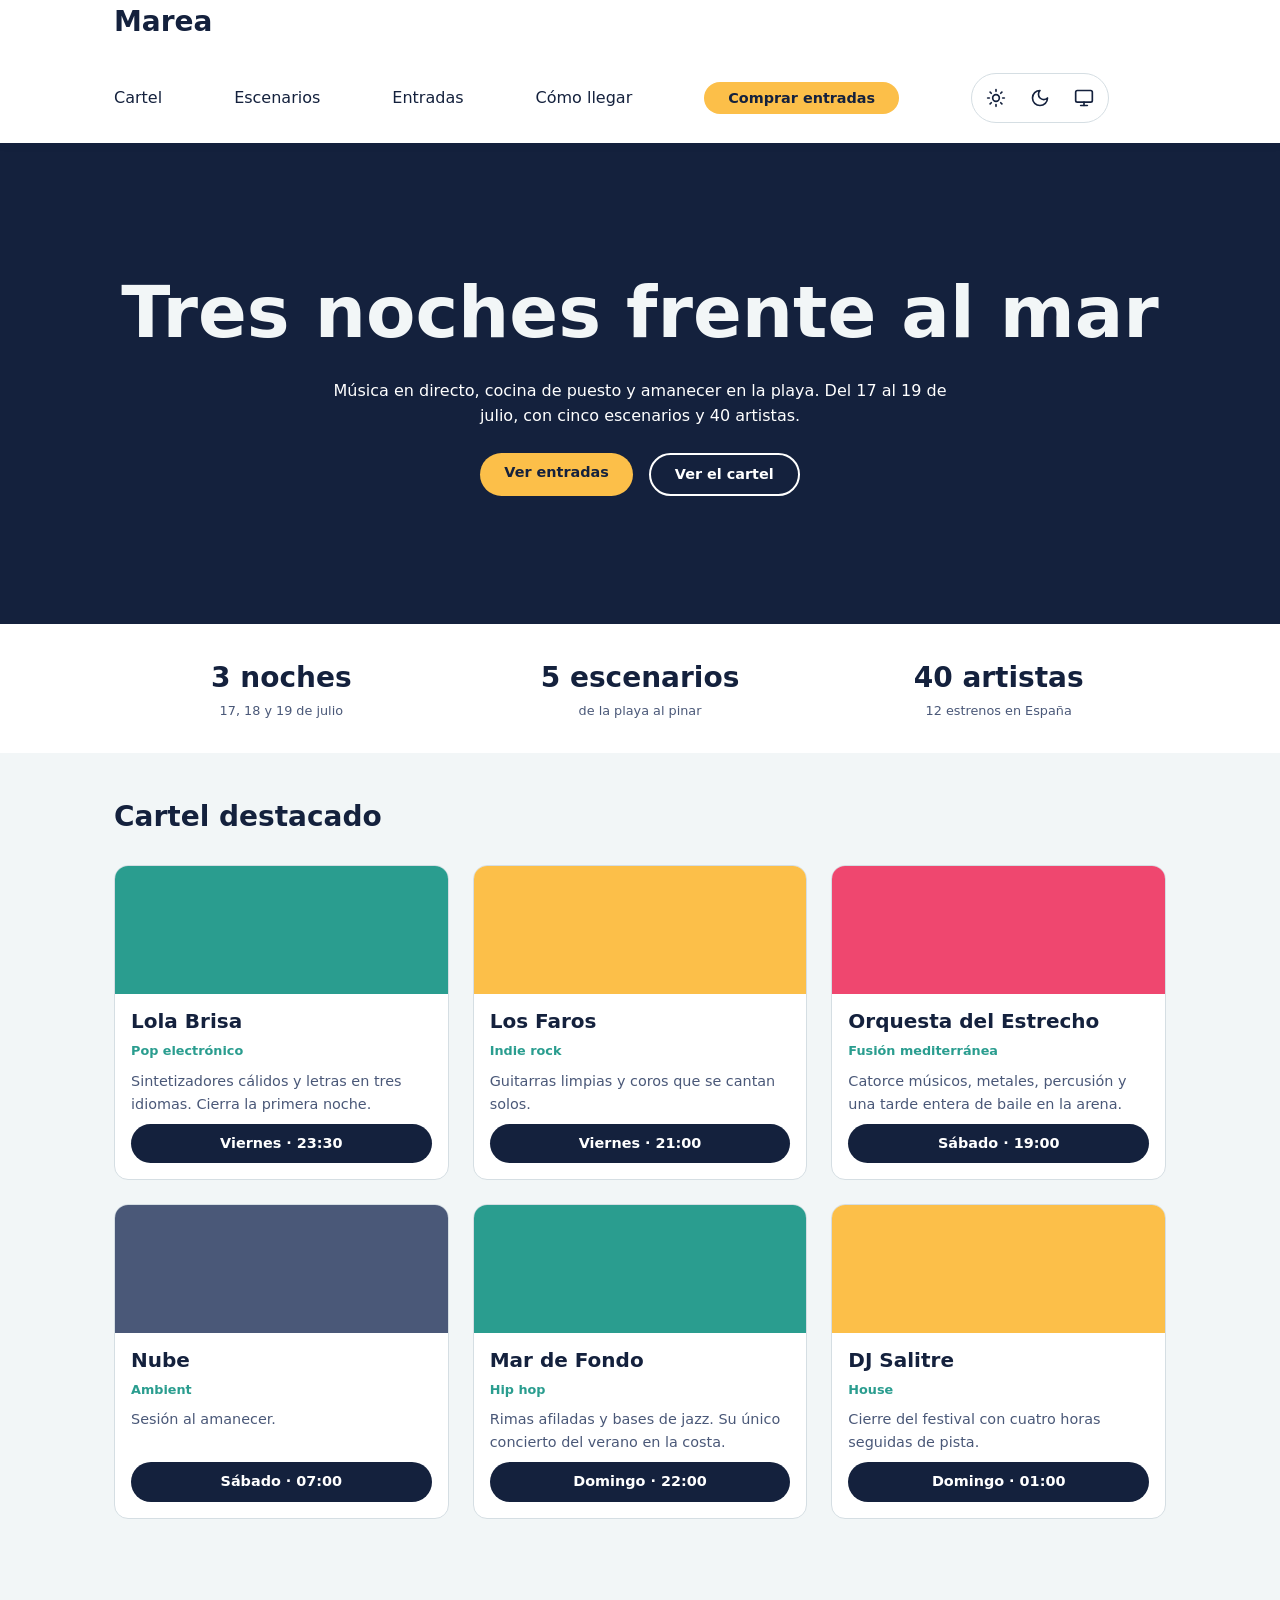
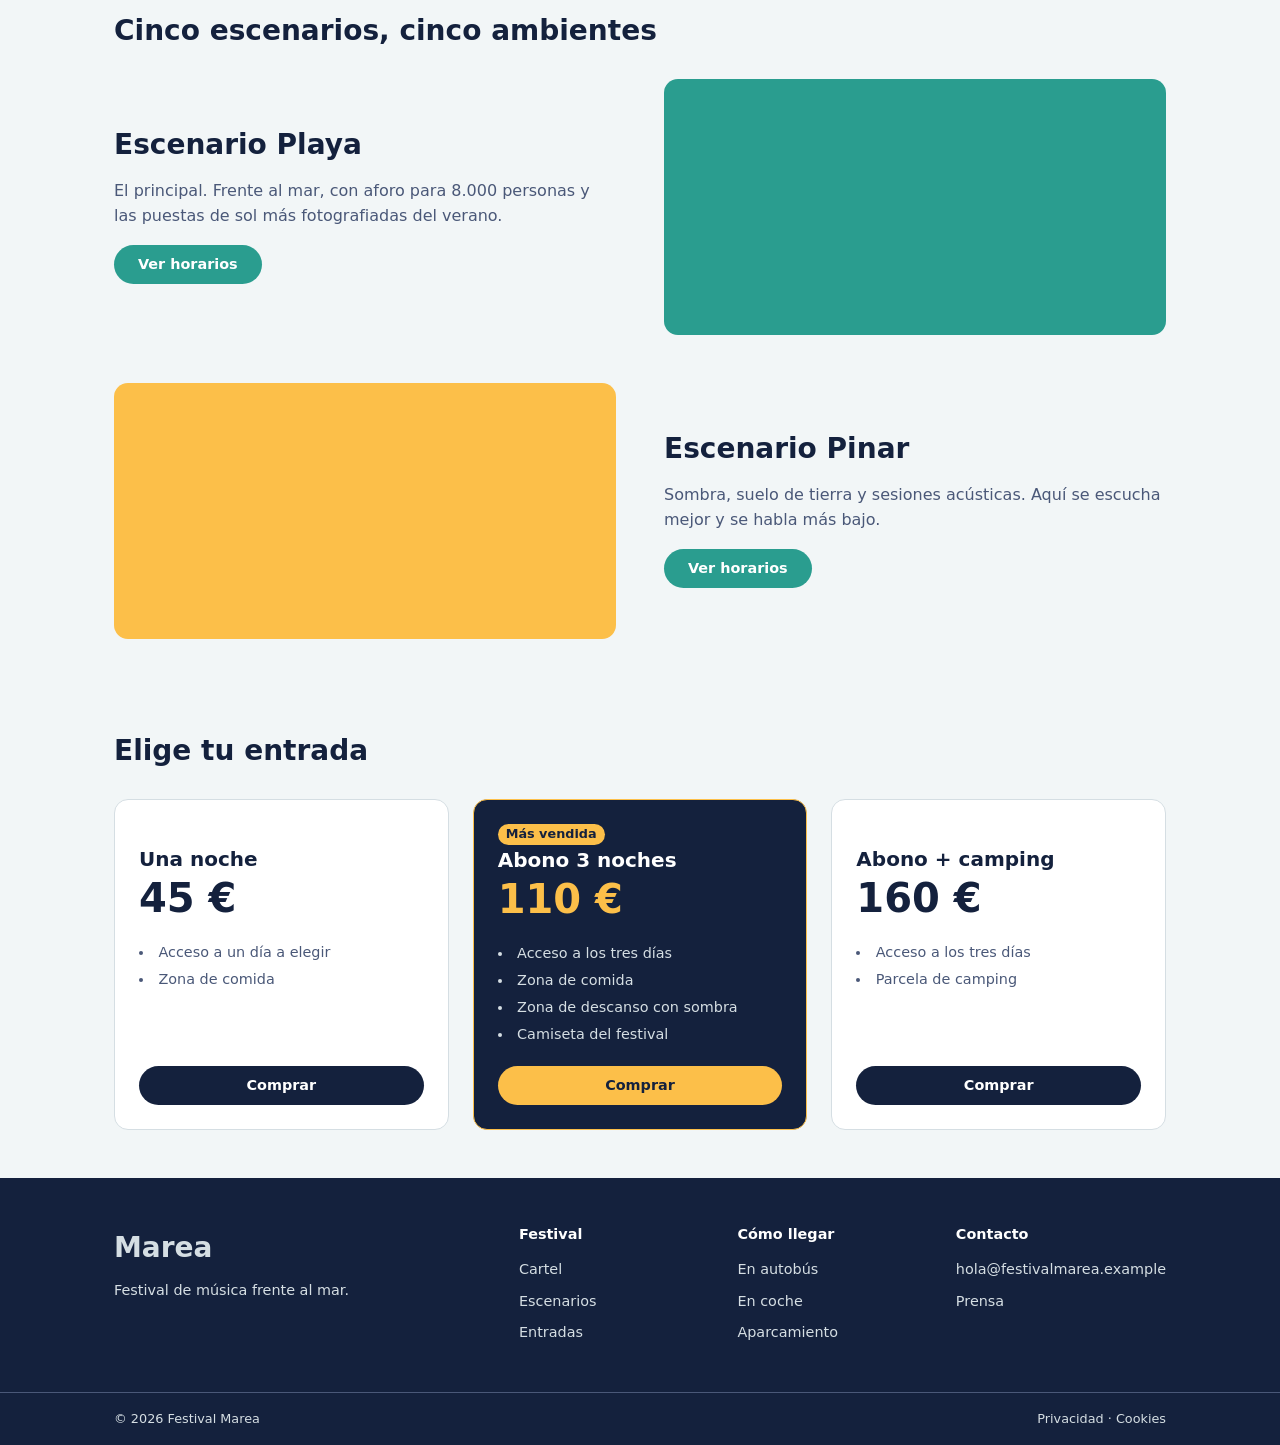
<file: practica-grid/index.html>
<!doctype html>
<html lang="es">
  <head>
    <meta charset="UTF-8" />
    <meta name="viewport" content="width=device-width, initial-scale=1" />
    <title>Festival Marea · Layout con Flexbox y Grid</title>

    <!-- 1º las variables y el reset, 2º vuestros estilos -->
    <link rel="stylesheet" href="./css/variables.css" />
    <link rel="stylesheet" href="./css/estilos.css" />
    <script src="./js/app.js" defer></script>
  </head>
  <body>
    <!-- ============ 1. CABECERA ============ -->
    <header class="cabecera">
      <div class="contenedor cabecera__interior">
        <a href="#" class="logo">Marea</a>

        <nav class="menu" aria-label="Principal">
          <ul class="menu__lista">
            <li><a href="#cartel" class="menu__enlace">Cartel</a></li>
            <li><a href="#escenarios" class="menu__enlace">Escenarios</a></li>
            <li><a href="#entradas" class="menu__enlace">Entradas</a></li>
            <li><a href="#info" class="menu__enlace">Cómo llegar</a></li>
            <li>
              <a href="#entradas" class="boton boton--sol">Comprar entradas</a>
            </li>
            <li>
              <div class="selector" role="group" aria-label="Tema">
                <button
                  type="button"
                  data-tema="light"
                  aria-label="Tema claro"
                  title="Claro"
                >
                  <svg viewBox="0 0 24 24" aria-hidden="true">
                    <circle cx="12" cy="12" r="4" />
                    <path d="M12 2v2" />
                    <path d="M12 20v2" />
                    <path d="m4.93 4.93 1.41 1.41" />
                    <path d="m17.66 17.66 1.41 1.41" />
                    <path d="M2 12h2" />
                    <path d="M20 12h2" />
                    <path d="m6.34 17.66-1.41 1.41" />
                    <path d="m19.07 4.93-1.41 1.41" />
                  </svg>
                </button>
                <button
                  type="button"
                  data-tema="dark"
                  aria-label="Tema oscuro"
                  title="Oscuro"
                >
                  <svg viewBox="0 0 24 24" aria-hidden="true">
                    <path d="M12 3a6 6 0 0 0 9 9 9 9 0 1 1-9-9Z" />
                  </svg>
                </button>
                <button
                  type="button"
                  data-tema="system"
                  aria-label="Tema del sistema"
                  title="Automático"
                >
                  <svg viewBox="0 0 24 24" aria-hidden="true">
                    <rect width="20" height="14" x="2" y="3" rx="2" />
                    <line x1="8" x2="16" y1="21" y2="21" />
                    <line x1="12" x2="12" y1="17" y2="21" />
                  </svg>
                </button>
              </div>
            </li>
          </ul>
        </nav>
      </div>
    </header>

    <main>
      <!-- ============ 2. HERO ============ -->
      <section class="hero">
        <div class="contenedor hero__interior">
          <h1 class="hero__titulo">Tres noches frente al mar</h1>
          <p class="hero__texto">
            Música en directo, cocina de puesto y amanecer en la playa. Del 17
            al 19 de julio, con cinco escenarios y 40 artistas.
          </p>
          <div class="hero__acciones">
            <a href="#entradas" class="boton boton--sol">Ver entradas</a>
            <a href="#cartel" class="boton boton--borde">Ver el cartel</a>
          </div>
        </div>
      </section>

      <!-- ============ 3. DATOS CLAVE ============ -->
      <section class="datos">
        <div class="contenedor">
          <ul class="datos__lista">
            <li class="dato">
              <strong class="dato__valor">3 noches</strong>
              <span class="dato__etiqueta">17, 18 y 19 de julio</span>
            </li>
            <li class="dato">
              <strong class="dato__valor">5 escenarios</strong>
              <span class="dato__etiqueta">de la playa al pinar</span>
            </li>
            <li class="dato">
              <strong class="dato__valor">40 artistas</strong>
              <span class="dato__etiqueta">12 estrenos en España</span>
            </li>
          </ul>
        </div>
      </section>

      <!-- ============ 4. CARTEL (tarjetas) ============ -->
      <section class="cartel" id="cartel">
        <div class="contenedor">
          <h2 class="seccion__titulo">Cartel destacado</h2>

          <div class="cartel__rejilla">
            <article class="tarjeta">
              <div class="tarjeta__imagen" aria-hidden="true"></div>
              <div class="tarjeta__cuerpo">
                <h3 class="tarjeta__titulo">Lola Brisa</h3>
                <p class="tarjeta__estilo">Pop electrónico</p>
                <p class="tarjeta__texto">
                  Sintetizadores cálidos y letras en tres idiomas. Cierra la
                  primera noche.
                </p>
                <a href="#" class="boton boton--oscuro tarjeta__boton"
                  >Viernes · 23:30</a
                >
              </div>
            </article>

            <article class="tarjeta">
              <div class="tarjeta__imagen" aria-hidden="true"></div>
              <div class="tarjeta__cuerpo">
                <h3 class="tarjeta__titulo">Los Faros</h3>
                <p class="tarjeta__estilo">Indie rock</p>
                <p class="tarjeta__texto">
                  Guitarras limpias y coros que se cantan solos.
                </p>
                <a href="#" class="boton boton--oscuro tarjeta__boton"
                  >Viernes · 21:00</a
                >
              </div>
            </article>

            <article class="tarjeta">
              <div class="tarjeta__imagen" aria-hidden="true"></div>
              <div class="tarjeta__cuerpo">
                <h3 class="tarjeta__titulo">Orquesta del Estrecho</h3>
                <p class="tarjeta__estilo">Fusión mediterránea</p>
                <p class="tarjeta__texto">
                  Catorce músicos, metales, percusión y una tarde entera de
                  baile en la arena.
                </p>
                <a href="#" class="boton boton--oscuro tarjeta__boton"
                  >Sábado · 19:00</a
                >
              </div>
            </article>

            <article class="tarjeta">
              <div class="tarjeta__imagen" aria-hidden="true"></div>
              <div class="tarjeta__cuerpo">
                <h3 class="tarjeta__titulo">Nube</h3>
                <p class="tarjeta__estilo">Ambient</p>
                <p class="tarjeta__texto">Sesión al amanecer.</p>
                <a href="#" class="boton boton--oscuro tarjeta__boton"
                  >Sábado · 07:00</a
                >
              </div>
            </article>

            <article class="tarjeta">
              <div class="tarjeta__imagen" aria-hidden="true"></div>
              <div class="tarjeta__cuerpo">
                <h3 class="tarjeta__titulo">Mar de Fondo</h3>
                <p class="tarjeta__estilo">Hip hop</p>
                <p class="tarjeta__texto">
                  Rimas afiladas y bases de jazz. Su único concierto del verano
                  en la costa.
                </p>
                <a href="#" class="boton boton--oscuro tarjeta__boton"
                  >Domingo · 22:00</a
                >
              </div>
            </article>

            <article class="tarjeta">
              <div class="tarjeta__imagen" aria-hidden="true"></div>
              <div class="tarjeta__cuerpo">
                <h3 class="tarjeta__titulo">DJ Salitre</h3>
                <p class="tarjeta__estilo">House</p>
                <p class="tarjeta__texto">
                  Cierre del festival con cuatro horas seguidas de pista.
                </p>
                <a href="#" class="boton boton--oscuro tarjeta__boton"
                  >Domingo · 01:00</a
                >
              </div>
            </article>
          </div>
        </div>
      </section>

      <!-- ============ 5. ESCENARIOS (bloques alternos) ============ -->
      <section class="escenarios" id="escenarios">
        <div class="contenedor">
          <h2 class="seccion__titulo">Cinco escenarios, cinco ambientes</h2>

          <div class="bloque">
            <div class="bloque__texto">
              <h3 class="bloque__titulo">Escenario Playa</h3>
              <p>
                El principal. Frente al mar, con aforo para 8.000 personas y las
                puestas de sol más fotografiadas del verano.
              </p>
              <a href="#" class="boton boton--ola">Ver horarios</a>
            </div>
            <div
              class="bloque__visual bloque__visual--playa"
              aria-hidden="true"
            ></div>
          </div>

          <div class="bloque bloque--inverso">
            <div class="bloque__texto">
              <h3 class="bloque__titulo">Escenario Pinar</h3>
              <p>
                Sombra, suelo de tierra y sesiones acústicas. Aquí se escucha
                mejor y se habla más bajo.
              </p>
              <a href="#" class="boton boton--ola">Ver horarios</a>
            </div>
            <div
              class="bloque__visual bloque__visual--pinar"
              aria-hidden="true"
            ></div>
          </div>
        </div>
      </section>

      <!-- ============ 6. ENTRADAS (planes) ============ -->
      <section class="entradas" id="entradas">
        <div class="contenedor">
          <h2 class="seccion__titulo">Elige tu entrada</h2>

          <div class="planes">
            <article class="plan">
              <h3 class="plan__nombre">Una noche</h3>
              <p class="plan__precio">45 €</p>
              <ul class="plan__lista">
                <li>Acceso a un día a elegir</li>
                <li>Zona de comida</li>
              </ul>
              <a href="#" class="boton boton--oscuro plan__boton">Comprar</a>
            </article>

            <article class="plan plan--destacado">
              <p class="plan__etiqueta">Más vendida</p>
              <h3 class="plan__nombre">Abono 3 noches</h3>
              <p class="plan__precio">110 €</p>
              <ul class="plan__lista">
                <li>Acceso a los tres días</li>
                <li>Zona de comida</li>
                <li>Zona de descanso con sombra</li>
                <li>Camiseta del festival</li>
              </ul>
              <a href="#" class="boton boton--sol plan__boton">Comprar</a>
            </article>

            <article class="plan">
              <h3 class="plan__nombre">Abono + camping</h3>
              <p class="plan__precio">160 €</p>
              <ul class="plan__lista">
                <li>Acceso a los tres días</li>
                <li>Parcela de camping</li>
              </ul>
              <a href="#" class="boton boton--oscuro plan__boton">Comprar</a>
            </article>
          </div>
        </div>
      </section>
    </main>

    <!-- ============ 7. PIE DE PÁGINA ============ -->
    <footer class="pie" id="info">
      <div class="contenedor pie__interior">
        <div class="pie__columna pie__columna--marca">
          <a href="#" class="logo">Marea</a>
          <p>Festival de música frente al mar.</p>
        </div>

        <div class="pie__columna">
          <h3 class="pie__titulo">Festival</h3>
          <ul class="pie__lista">
            <li><a href="#cartel">Cartel</a></li>
            <li><a href="#escenarios">Escenarios</a></li>
            <li><a href="#entradas">Entradas</a></li>
          </ul>
        </div>

        <div class="pie__columna">
          <h3 class="pie__titulo">Cómo llegar</h3>
          <ul class="pie__lista">
            <li><a href="#">En autobús</a></li>
            <li><a href="#">En coche</a></li>
            <li><a href="#">Aparcamiento</a></li>
          </ul>
        </div>

        <div class="pie__columna">
          <h3 class="pie__titulo">Contacto</h3>
          <ul class="pie__lista">
            <li><a href="#">hola@festivalmarea.example</a></li>
            <li><a href="#">Prensa</a></li>
          </ul>
        </div>
      </div>

      <div class="pie__legal">
        <div class="contenedor pie__legal-interior">
          <p>© 2026 Festival Marea</p>
          <p><a href="#">Privacidad</a> · <a href="#">Cookies</a></p>
        </div>
      </div>
    </footer>
  </body>
</html>
</file>
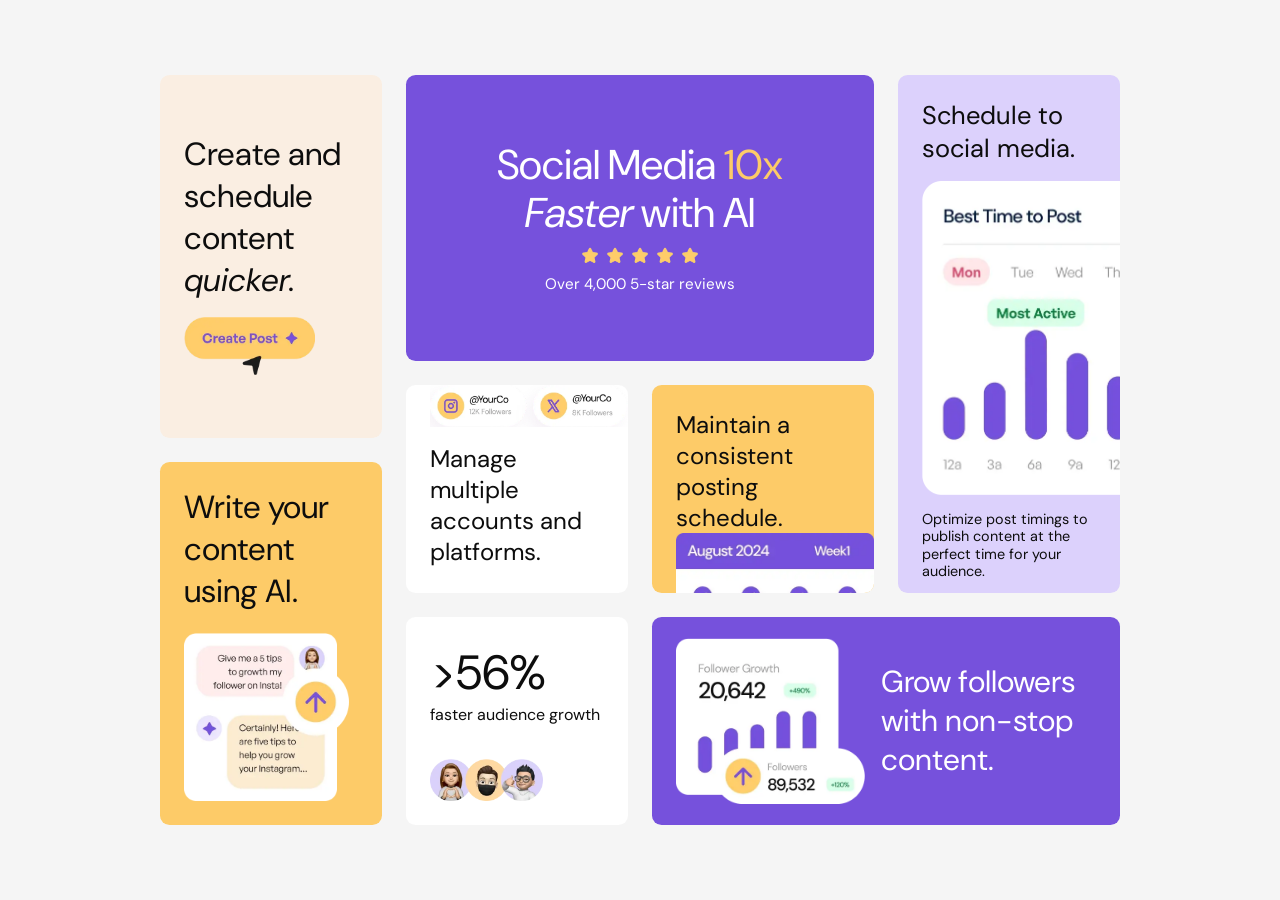
<file: ejercicio-grid/bento-grid-main/index.html>
<!doctype html>
<html lang="en">
  <head>
    <meta charset="UTF-8" />
    <meta name="viewport" content="width=device-width, initial-scale=1.0" />
    <link
      rel="icon"
      type="image/png"
      sizes="32x32"
      href="./assets/images/favicon-32x32.png"
    />

    <link rel="stylesheet" href="./css/style.css" />

    <title>Frontend Mentor | Bento grid</title>
  </head>
  <body>
    <!-- MAIN -->
    <main class="grid-container">
      <!-- SOCIAL MEDIA -->
      <div class="grid-container__item" id="social-media">
        <p>
          Social Media <span class="amarillo">10x</span>
          <span class="enfasis">Faster</span> with AI
        </p>
        <img
          src="./assets/images/illustration-five-stars.webp"
          alt="Five stars"
        />
        <p>Over 4,000 5-star reviews</p>
      </div>
      <!-- MANAGE ACCOUNTS -->
      <div class="grid-container__item" id="manage-accounts">
        <img
          src="./assets/images/illustration-multiple-platforms.webp"
          alt=""
        />
        <p>Manage multiple accounts and platforms.</p>
      </div>
      <!-- MAINTAIN POSTING -->
      <div class="grid-container__item" id="maintain-posting">
        <p>Maintain a consistent posting schedule.</p>
        <img
          src="./assets/images/illustration-consistent-schedule.webp"
          alt=""
        />
      </div>
      <!-- SCHEDULE -->
      <div class="grid-container__item" id="schedule">
        <p>Schedule to social media.</p>
        <img src="./assets/images/illustration-schedule-posts.webp" alt="" />
        <p>
          Optimize post timings to publish content at the perfect time for your
          audience.
        </p>
      </div>
      <!-- GROW FOLLOWERS -->
      <div class="grid-container__item" id="grow-followers">
        <img src="./assets/images/illustration-grow-followers.webp" alt="" />
        <p>Grow followers with non-stop content.</p>
      </div>
      <!-- AUDIENCE -->
      <div class="grid-container__item" id="audience">
        <p>&gt;56%</p>
        <p>faster audience growth</p>
        <img src="./assets/images/illustration-audience-growth.webp" alt="" />
      </div>
      <!-- CREATE SCHEDULE -->
      <div class="grid-container__item" id="create-schedule">
        <p>
          Create and schedule content
          <span class="enfasis" id="purple-text">quicker.</span>
        </p>
        <img src="./assets/images/illustration-create-post.webp" alt="" />
      </div>
      <!-- WRITE AI -->
      <div class="grid-container__item" id="write-ai">
        <p>Write your content using AI.</p>
        <img src="./assets/images/illustration-ai-content.webp" alt="" />
      </div>
    </main>
  </body>
</html>
</file>
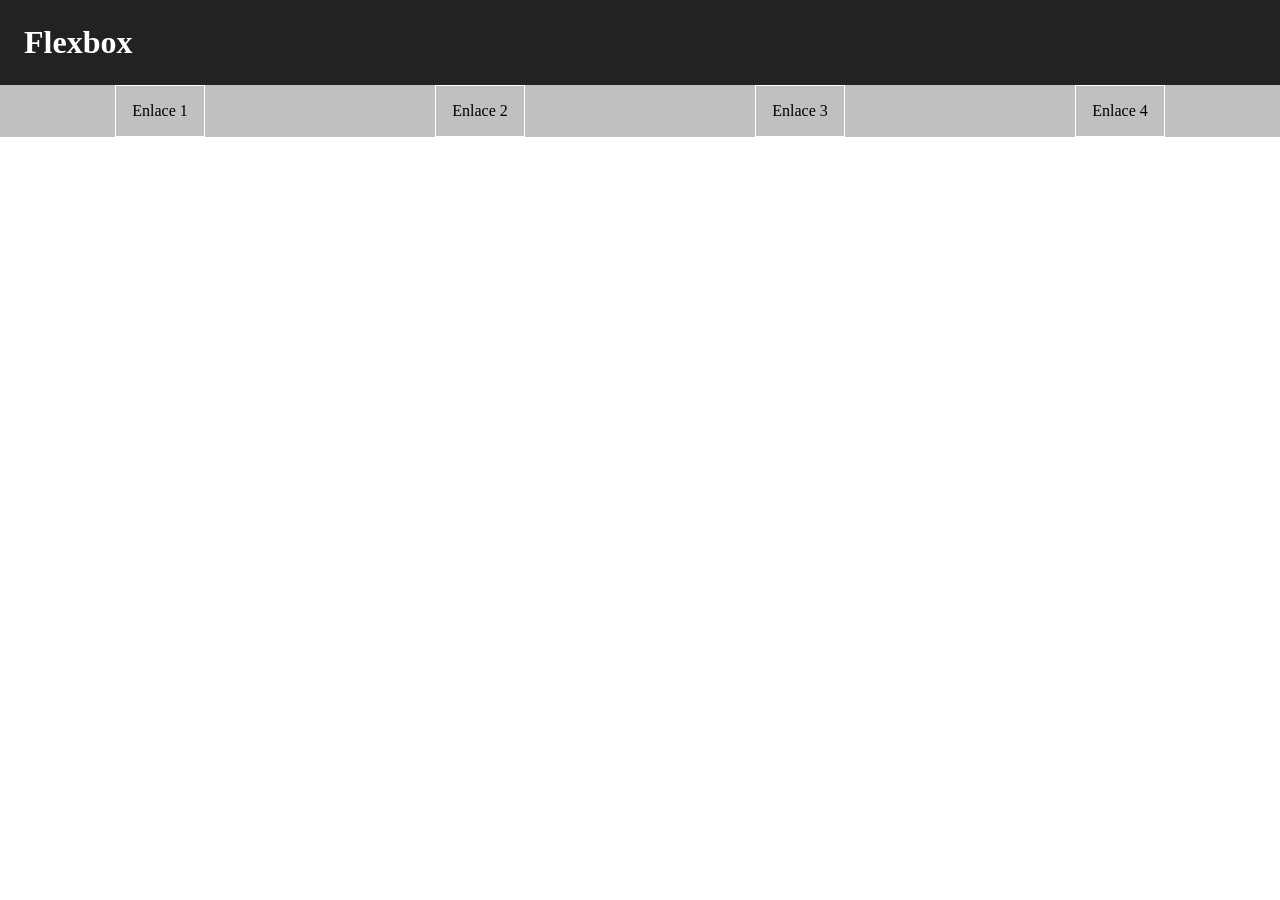
<file: Ejercicios css/01_index.html>
<!doctype html>
<html lang="en">
  <head>
    <meta charset="UTF-8" />
    <meta name="viewport" content="width=device-width, initial-scale=1.0" />
    <title>Tarea 1</title>
    <style>
      * {
        margin: 0;
        padding: 0;
      }
      .title {
        background-color: #222;
        color: white;
        padding: 1.5rem;
      }
      .list {
        background-color: #c1bfbf;
        display: flex;
        justify-content: space-around;
        list-style: none;
      }
      .list__item {
        border: 1px solid white;
        padding: 1rem;
      }
    </style>
  </head>
  <body>
    <h1 class="title">Flexbox</h1>
    <ul class="list">
      <li class="list__item">Enlace 1</li>
      <li class="list__item">Enlace 2</li>
      <li class="list__item">Enlace 3</li>
      <li class="list__item">Enlace 4</li>
    </ul>
  </body>
</html>
</file>
<file: practica-grid/css/variables.css>
/* =========================================================
   variables.css  ·  Festival Marea
   Tokens de diseño + reset mínimo.
   NO es necesario modificar este archivo: úsalo con var(--nombre)
   ========================================================= */

:root {
  /* ---------- Color ---------- */
  --color-fondo: #f2f6f7; /* fondo de página */
  --color-superficie: #ffffff; /* tarjetas, cajas */
  --color-tinta: #14213d; /* texto principal y fondos oscuros */
  --color-tinta-suave: #4a5878; /* texto secundario */
  --color-sol: #fcbf49; /* acento principal (botones, destacados) */
  --color-ola: #2a9d8f; /* acento secundario */
  --color-coral: #ef476f; /* acento de alerta / oferta */
  --color-borde: #d5dee3;
  --estado-destacado-hover: #cf2e57;

  --fondo-pagina: var(--color-fondo);
  --fondo-cabecera: var(--color-superficie);
  --fondo-tarjeta: var(--color-superficie);
  --texto-principal: var(--color-tinta);
  --texto-suave: var(--color-tinta-suave);
  --texto-acento: var(--color-ola);
  --texto-enlace-hover: var(--estado-destacado-hover);
  --borde-suave: var(--color-borde);
  --accion-oscuro: var(--color-tinta);
  --accion-oscuro-hover: var(--color-tinta-suave);

  /* ---------- Tipografía ---------- */
  --fuente-titulo: "Trebuchet MS", "Segoe UI", system-ui, sans-serif;
  --fuente-texto: system-ui, -apple-system, "Segoe UI", Roboto, sans-serif;

  --texto-xs: 0.8rem;
  --texto-s: 0.9rem;
  --texto-m: 1rem;
  --texto-l: 1.25rem;
  --texto-xl: 1.75rem;
  --texto-2xl: 2.5rem;
  --texto-3xl: clamp(2.5rem, 7vw, 4.5rem); /* título del hero */

  --peso-normal: 400;
  --peso-fuerte: 700;
  --peso-negro: 800;

  /* ---------- Espaciado (escala de 8px) ---------- */
  --espacio-1: 0.25rem;
  --espacio-2: 0.5rem;
  --espacio-3: 1rem;
  --espacio-4: 1.5rem;
  --espacio-5: 2rem;
  --espacio-6: 3rem;
  --espacio-7: 4.5rem;
  --espacio-8: 6rem;
  --espacio-9: 8rem;

  /* ---------- Forma ---------- */
  --radio-s: 6px;
  --radio-m: 14px;
  --radio-pildora: 999px;

  --sombra-suave: 0 2px 8px rgba(20, 33, 61, 0.08);
  --sombra-fuerte: 0 12px 32px rgba(20, 33, 61, 0.18);

  /* ---------- Layout ---------- */
  --ancho-contenedor: 1100px;
  --alto-cabecera: 72px;
  --alto-imagen-tarjeta: 8rem;
  --alto-visual-bloque: 16rem;
  --ancho-texto-hero: 40rem;

  /* ---------- Movimiento ---------- */
  --transicion: 180ms ease;
}

/* SELECTOR DE TEMA (oscuro o claro) */

@media (prefers-color-scheme: dark) {
  :root:not([data-theme="light"]) {
    color-scheme: dark;
    --fondo-pagina: #0b1326;
    --fondo-cabecera: #14213d;
    --fondo-tarjeta: #1c2b4d;
    --texto-principal: #f2f6f7;
    --texto-suave: #b4c0d9;
    --texto-acento: #5fd0c2;
    --texto-enlace-hover: #ff7a9a;
    --borde-suave: #2c3d66;
    --accion-oscuro: #3b5287;
    --accion-oscuro-hover: #4a63a0;
    --sombra-suave: 0 2px 8px rgba(0, 0, 0, 0.4);
    --sombra-fuerte: 0 12px 32px rgba(0, 0, 0, 0.55);
  }
}
:root[data-theme="dark"] {
  color-scheme: dark;
  --fondo-pagina: #0b1326;
  --fondo-cabecera: #14213d;
  --fondo-tarjeta: #1c2b4d;
  --texto-principal: #f2f6f7;
  --texto-suave: #b4c0d9;
  --texto-acento: #5fd0c2;
  --texto-enlace-hover: #ff7a9a;
  --borde-suave: #2c3d66;
  --accion-oscuro: #3b5287;
  --accion-oscuro-hover: #4a63a0;
  --sombra-suave: 0 2px 8px rgba(0, 0, 0, 0.4);
  --sombra-fuerte: 0 12px 32px rgba(0, 0, 0, 0.55);
}
:root[data-theme="light"] {
  color-scheme: light;
}

/* Nota: las variables CSS NO funcionan dentro de @media (...).
   Puntos de ruptura de la práctica:
     móvil   → hasta 639px
     tablet  → desde 640px
     escritorio → desde 960px                                   */

/* ---------- Reset mínimo ---------- */
*,
*::before,
*::after {
  box-sizing: border-box;
  margin: 0;
  padding: 0;
}

html {
  font-size: 100%;
}

body {
  font-family: var(--fuente-texto);
  font-size: var(--texto-m);
  line-height: 1.6;
  color: var(--texto-principal);
  background: var(--fondo-pagina);
}

img {
  max-width: 100%;
  display: block;
}

ul {
  list-style: none;
}

a {
  color: inherit;
  text-decoration: none;
}

h1,
h2,
h3 {
  font-family: var(--fuente-titulo);
  line-height: 1.15;
}

button {
  font: inherit;
  cursor: pointer;
  border: 0;
}

:focus-visible {
  outline: 3px solid var(--color-ola);
  outline-offset: 2px;
}
</file>
<file: practica-grid/css/estilos.css>
.contenedor {
  max-width: var(--ancho-contenedor);
  padding-inline: var(--espacio-4); /* margen lateral en pantallas estrechas */
  margin: 0 auto;
  width: 90%;
}

/* ----------  CABECERA ---------- */
.cabecera {
  position: sticky;
  top: 0;
  z-index: 10;
  background-color: var(--fondo-cabecera);
  min-height: var(--alto-cabecera);
  box-shadow: var(--sombra-suave);
}

.cabecera__interior {
  display: flex;
  justify-content: space-between;
  align-items: center;
  flex-wrap: wrap;
  gap: var(--espacio-2) var(--espacio-4);
  min-height: var(--alto-cabecera);
}

.menu {
  display: flex;
}

.menu__lista {
  display: flex;
  flex-wrap: wrap;
  align-items: center;
  gap: var(--espacio-2) var(--espacio-7);
}

.menu__enlace:hover {
  color: var(--texto-enlace-hover);
}

.logo {
  font-size: var(--texto-xl);
  font-weight: var(--peso-fuerte);
}

.boton {
  border-radius: var(--radio-pildora);
  padding: var(--espacio-2) var(--espacio-4);
  font-size: var(--texto-s);
  font-weight: var(--peso-fuerte);
  text-align: center;
}

.boton--sol {
  background-color: var(--color-sol);
  color: var(--color-tinta);
  font-weight: var(--peso-fuerte);
}

.boton--sol:hover {
  background-color: var(--fondo-tarjeta);
  color: var(--color-sol);
  font-weight: var(--peso-fuerte);
  outline: 2px solid var(--color-sol);
}

/* ----------  HERO ---------- */
.hero {
  background-color: var(--color-tinta);
}

.hero__interior {
  display: flex;
  justify-content: space-between;
  align-items: center;
  flex-direction: column;
  gap: var(--espacio-4);
  padding-block: var(--espacio-9);
}

.hero__titulo {
  font-size: var(--texto-3xl);
  color: var(--color-fondo);
  text-align: center;
}

.hero__texto {
  max-width: var(--ancho-texto-hero);
  font-size: var(--texto-m);
  color: var(--color-superficie);
  text-align: center;
}

.hero__acciones {
  display: flex;
  flex-wrap: wrap;
  justify-content: center;
  gap: var(--espacio-3);
}

/* ----------  DATOS CLAVE ---------- */

.datos {
  background-color: var(--fondo-tarjeta);
  padding-block: var(--espacio-5);
}

.datos__lista {
  display: flex;
  flex-wrap: wrap;
  gap: var(--espacio-4);
}

.dato {
  display: flex;
  flex: 1 1 10rem;
  flex-direction: column;
  align-items: center;
}

.dato__valor {
  font-family: var(--fuente-titulo);
  font-size: var(--texto-xl);
}

.dato__etiqueta {
  font-size: var(--texto-xs);
  color: var(--texto-suave);
}

/* ----------  CARTEL ---------- */

.cartel {
  padding-block: var(--espacio-6);
}

.cartel__rejilla {
  display: flex;
  flex-wrap: wrap;
  gap: var(--espacio-4);
}

/* ----------  TARJETA ---------- */
.tarjeta {
  display: flex;
  flex: 1 1 28%; /* 3 por fila en escritorio */
  flex-direction: column;
  overflow: hidden;
  background-color: var(--fondo-tarjeta);
  border: 1px solid var(--borde-suave);
  border-radius: var(--radio-m);
  transition:
    box-shadow var(--transicion),
    border-color var(--transicion);
}
.tarjeta:hover {
  border-color: var(--color-ola);
  box-shadow: var(--sombra-fuerte);
}

.tarjeta__imagen {
  height: var(--alto-imagen-tarjeta);
  background-color: var(--color-ola);
}
.tarjeta:nth-child(6n + 2) .tarjeta__imagen {
  background-color: var(--color-sol);
}
.tarjeta:nth-child(6n + 3) .tarjeta__imagen {
  background-color: var(--color-coral);
}
.tarjeta:nth-child(6n + 4) .tarjeta__imagen {
  background-color: var(--color-tinta-suave);
}
.tarjeta:nth-child(6n + 5) .tarjeta__imagen {
  background-color: var(--color-ola);
}
.tarjeta:nth-child(6n + 6) .tarjeta__imagen {
  background-color: var(--color-sol);
}

.tarjeta__cuerpo {
  display: flex;
  flex: 1;
  flex-direction: column;
  gap: var(--espacio-2);
  padding: var(--espacio-3);
}

.tarjeta__titulo {
  font-size: var(--texto-l);
}

.tarjeta__estilo {
  font-size: var(--texto-xs);
  font-weight: var(--peso-fuerte);
  color: var(--texto-acento);
}

.tarjeta__texto {
  font-size: var(--texto-s);
  color: var(--texto-suave);
}

.tarjeta__boton {
  margin-top: auto;
}

/* ----------  BLOQUE ESCENARIOS ---------- */
.escenarios {
  padding-block: var(--espacio-6);
}
.bloque {
  display: flex;
  flex-wrap: wrap;
  align-items: center;
  gap: var(--espacio-6);
}

.bloque--inverso {
  flex-direction: row-reverse;
  margin-top: var(--espacio-6);
}

.bloque__texto {
  display: flex;
  flex: 1 1 20rem;
  flex-direction: column;
  align-items: flex-start;
  gap: var(--espacio-3);
}

.bloque__titulo {
  font-size: var(--texto-xl);
}

.bloque__texto p {
  color: var(--texto-suave);
}

.bloque__visual {
  flex: 1 1 20rem;
  height: var(--alto-visual-bloque);
  border-radius: var(--radio-m);
}

.bloque__visual--playa {
  background-color: var(--color-ola);
}

.bloque__visual--pinar {
  background-color: var(--color-sol);
}

/* ----------  ENTRADAS  ---------- */

.entradas {
  padding-block: var(--espacio-6);
}

.planes {
  display: flex;
  flex-wrap: wrap;
  gap: var(--espacio-4);
}

.plan {
  display: flex;
  flex: 1 1 28%; /* 3 por fila en escritorio */
  flex-direction: column;
  align-items: flex-start;
  gap: var(--espacio-1);
  padding: var(--espacio-4);
  /* Hueco extra arriba (lo que ocupa la etiqueta) para alinear
  el nombre en las tres tarjetas, el destacado lo anula*/
  padding-top: var(--espacio-6);
  background-color: var(--fondo-tarjeta);
  border: 1px solid var(--borde-suave);
  border-radius: var(--radio-m);
  transition:
    box-shadow var(--transicion),
    border-color var(--transicion);
}
.plan:hover {
  border-color: var(--color-ola);
  box-shadow: var(--sombra-fuerte);
}

.plan__etiqueta {
  padding: var(--espacio-1) var(--espacio-2);
  background-color: var(--color-sol);
  border-radius: var(--radio-pildora);
  font-size: var(--texto-xs);
  font-weight: var(--peso-fuerte);
  line-height: 1;
  color: var(--color-tinta);
}

.plan__nombre {
  font-size: var(--texto-l);
}

.plan__precio {
  font-family: var(--fuente-titulo);
  font-size: var(--texto-2xl);
  font-weight: var(--peso-negro);
  line-height: 1.15;
}

.plan__lista {
  display: flex;
  flex-direction: column;
  list-style: disc inside;
  gap: var(--espacio-1);
  margin-block: var(--espacio-3);
  font-size: var(--texto-s);
  color: var(--texto-suave);
}

.plan__boton {
  align-self: stretch;
  margin-top: auto;
}

.plan--destacado {
  background-color: var(--color-tinta);
  border-color: var(--color-sol);
  color: var(--color-superficie);
  padding-top: var(--espacio-4);
}
.plan--destacado:hover {
  border-color: var(--color-sol);
}
.plan--destacado .plan__precio {
  color: var(--color-sol);
}
.plan--destacado .plan__lista {
  color: var(--color-borde);
}

/* ----------  PIE DE PÁGINA  ---------- */
.pie {
  background-color: var(--color-tinta);
  color: var(--color-superficie);
}

.pie__interior {
  display: flex;
  flex-wrap: wrap;
  gap: var(--espacio-5);
  padding-block: var(--espacio-6);
}

/* Cada columna parte de 10rem y crece; la de marca parte de 20rem (el doble). */
.pie__columna {
  flex: 1 1 10rem;
}

.pie__columna--marca {
  display: flex;
  flex: 2 1 20rem;
  flex-direction: column;
  gap: var(--espacio-2);
  font-size: var(--texto-s);
  color: var(--color-borde);
}

.pie__titulo {
  margin-bottom: var(--espacio-3);
  font-size: var(--texto-s);
}

.pie__lista {
  display: flex;
  flex-direction: column;
  gap: var(--espacio-2);
  font-size: var(--texto-s);
  color: var(--color-borde);
}

.pie a {
  transition: color var(--transicion);
}
.pie a:hover {
  color: var(--color-sol);
}

.pie__legal {
  border-top: 1px solid var(--color-tinta-suave);
}

.pie__legal-interior {
  display: flex;
  flex-wrap: wrap;
  gap: var(--espacio-2) var(--espacio-4);
  justify-content: space-between;
  align-items: center;
  padding-block: var(--espacio-3);
  font-size: var(--texto-xs);
  color: var(--color-borde);
}

.boton--borde {
  border: 2px solid var(--color-superficie);
  color: var(--color-superficie);
}

.boton--borde:hover {
  background-color: var(--color-superficie);
  color: var(--color-tinta);
}

.boton--oscuro {
  background-color: var(--accion-oscuro);
  color: var(--color-superficie);
}
.boton--oscuro:hover {
  background-color: var(--accion-oscuro-hover);
}

.boton--ola {
  background-color: var(--color-ola);
  color: var(--color-superficie);
}

.boton--ola:hover {
  background-color: var(--fondo-tarjeta);
  color: var(--texto-acento);
  outline: 2px solid var(--color-ola);
}

.seccion__titulo {
  margin-bottom: var(--espacio-5);
  font-size: var(--texto-xl);
}

/* ----------  BOTÓN HAMBURGUESA  ---------- */
.menu__toggle {
  display: none;
  padding: var(--espacio-1) var(--espacio-3);
  background-color: transparent;
  border-radius: var(--radio-s);
  font-size: var(--texto-xl);
  line-height: 1;
  color: var(--texto-principal);
  transition: background-color var(--transicion);
}
.menu__toggle:hover {
  background-color: var(--fondo-pagina);
}

/* =========================================================
   RESPONSIVE (desktop-first con max-width)
   Lo de arriba es escritorio (≥ 960px).
   Las variables no funcionan en la condición del @media,
   pero sí dentro de las reglas.
   ========================================================= */

/* ---------- TABLET Y MÓVIL (hasta 959px) ---------- */
@media (max-width: 959px) {
  /* Menú hamburguesa: el botón lo crea js/menu.js y el JS añade
     .menu--abierto al <nav> para mostrar la lista. */
  .menu__toggle {
    display: block;
  }
  .menu {
    display: none;
    flex-basis: 100%;
    padding-bottom: var(--espacio-2);
  }
  .menu--abierto {
    display: flex;
  }
  .menu__lista {
    flex: 1;
    flex-direction: column;
    align-items: stretch;
    gap: var(--espacio-1);
  }
  .menu__enlace {
    display: block;
    padding-block: var(--espacio-2);
  }
  .menu__lista .boton {
    display: block;
  }

  .hero__interior {
    padding-block: var(--espacio-7);
  }

  /* Cartel: 2 por fila */
  .tarjeta {
    flex-basis: 40%;
  }

  /* Planes: uno debajo de otro; ya no hace falta el hueco de la etiqueta */
  .plan {
    flex-basis: 100%;
    padding-top: var(--espacio-4);
  }

  /* Pie: la marca ocupa toda la fila */
  .pie__columna--marca {
    flex-basis: 100%;
  }
}

/* ---------- MÓVIL (hasta 639px) ---------- */
@media (max-width: 639px) {
  .hero__interior {
    padding-block: var(--espacio-6);
  }

  .seccion__titulo {
    font-size: var(--texto-l);
  }

  .cartel,
  .escenarios,
  .entradas {
    padding-block: var(--espacio-5);
  }

  /* Todo en una columna */
  .dato,
  .tarjeta,
  .bloque__texto,
  .bloque__visual,
  .pie__columna {
    flex-basis: 100%;
  }

  /* Barra legal apilada */
  .pie__legal-interior {
    flex-direction: column;
    align-items: flex-start;
  }
}

/* SELECTOR TEMA (oscuro o claro) */

.selector {
  display: inline-flex;
  gap: 0.25rem;
  padding: 0.25rem;
  margin: 1.25rem 0;
  background: var(--fondo-tarjeta);
  border: 1px solid var(--borde-suave);
  border-radius: 999px;
}
.selector button {
  display: grid;
  place-items: center;
  width: 2.5rem;
  height: 2.5rem;
  padding: 0;
  border: 0;
  border-radius: 999px;
  background: transparent;
  color: var(--texto-principal);
  cursor: pointer;
}
.selector button:hover {
  background: var(--fondo-pagina);
}
.selector button[aria-pressed="true"] {
  background: var(--color-sol);
  color: var(--color-tinta);
}
.selector button:focus-visible {
  outline: 2px solid var(--color-ola);
  outline-offset: 2px;
}
.selector svg {
  width: 1.25rem;
  height: 1.25rem;
  fill: none;
  stroke: currentColor;
  stroke-width: 2;
  stroke-linecap: round;
  stroke-linejoin: round;
}
</file>
<file: ejercicio-grid/bento-grid-main/css/style.css>
@font-face {
  font-family: DMSans;
  font-style: normal;
  src: url("../assets/fonts/DMSans-VariableFont_opsz\,wght.woff2");
}
@font-face {
  font-family: DM-Sans-Italic;
  font-style: italic;
  src: url("../assets/fonts/DMSans-Italic-VariableFont_opsz\,wght.woff2");
}

:root {
  --color-background-gray: #f5f5f5;
  --color-primary-black: #0d0d0d;
  --color-primary-light-purple: #dcd1fc;
  --color-primary-purple: #7651dc;
  --color-primary-salmon: #faeee2;
  --color-primary-white: #ffffff;
  --color-primary-yellow: #fdcb68;
  --font-family-body: DMSans, sans-serif;
}

* {
  margin: 0;
  padding: 0;
  box-sizing: border-box;
}

body {
  background-color: var(--color-background-gray);
  font-family: var(--font-family-body);
  display: flex;
  justify-content: center;
  align-items: center;
  min-height: 100vh;
}

.enfasis {
  font-style: italic;
  font-family: DM-Sans-Italic, DMSans, sans-serif;
}

.amarillo {
  color: var(--color-primary-yellow);
}

/* =========================================================
    GRID PRINCIPAL
   ========================================================= */
.grid-container {
  display: grid;
  grid-template-columns: repeat(4, 1fr);
  grid-template-rows: repeat(10, 1fr);
  gap: 1.5rem;
  width: 75vw;
  max-width: 1050px;
  height: 85vh;
  max-height: 750px;
}

/* Posicionamiento exacto de las 8 tarjetas */
#create-schedule {
  grid-column: 1 / 2;
  grid-row: 1 / 6;
  background-color: var(--color-primary-salmon);
  justify-content: center;
}

#social-media {
  grid-column: 2 / 4;
  grid-row: 1 / 5;
  background-color: var(--color-primary-purple);
  align-items: center;
  justify-content: center;
  text-align: center;
  color: var(--color-primary-white);
}

#schedule {
  grid-column: 4 / 5;
  grid-row: 1 / 8;
  background-color: var(--color-primary-light-purple);
}

#write-ai {
  grid-column: 1 / 2;
  grid-row: 6 / 11;
  background-color: var(--color-primary-yellow);
}

#manage-accounts {
  grid-column: 2 / 3;
  grid-row: 5 / 8;
  background-color: var(--color-primary-white);
  justify-content: flex-start;
}

#maintain-posting {
  grid-column: 3 / 4;
  grid-row: 5 / 8;
  background-color: var(--color-primary-yellow);
}

#audience {
  grid-column: 2 / 3;
  grid-row: 8 / 11;
  background-color: var(--color-primary-white);
}

#grow-followers {
  grid-column: 3 / 5;
  grid-row: 8 / 11;
  background-color: var(--color-primary-purple);
  flex-direction: row;
  align-items: center;
  color: var(--color-primary-white);
}

/* =========================================================
   ESTILOS COMUNES Y DETALLES DE CADA TARJETA
   ========================================================= */
.grid-container__item {
  display: flex;
  flex-direction: column;
  justify-content: flex-start;
  padding: 1.5rem;
  overflow: hidden;
  border-radius: 0.6rem;
  color: var(--color-primary-black);
}

.grid-container__item img {
  display: block;
  max-width: 100%;
  height: auto;
}

/* 1. Create schedule */
#create-schedule p {
  font-size: 2rem;
}
#create-schedule img {
  margin-top: 1rem;
  width: 75%;
}

/* 2. Social Media */
#social-media p:first-child {
  font-size: 2.6rem;
  line-height: 1.15;
  max-width: 350px;
  margin: 0 auto;
}
#social-media img {
  margin-block: 0.5rem;
  width: 7.5rem;
}
#social-media p:last-child {
  font-size: 0.95rem;
}

/* 3. Schedule */
#schedule p:first-child {
  font-size: 1.6rem;
}
#schedule img {
  margin: 1rem auto 1rem auto;
  width: 22rem;
  max-width: none;
}
#schedule p:last-child {
  margin-top: auto;
  font-size: 0.9rem;
  line-height: 1.2;
}

/* 4. Write AI */
#write-ai p {
  font-size: 2rem;
}
#write-ai img {
  margin-top: auto;
  width: 95%;
}

/* 5. Manage Accounts */
#manage-accounts img {
  margin: -1.5rem -1.5rem 0 0;
  width: calc(100% + 1.5rem);
  max-width: none;
}
#manage-accounts p {
  font-size: 1.5rem;
  margin-top: 1rem;
}

/* 6. Maintain Posting */
#maintain-posting img {
  margin: auto -1.5rem -1.5rem 0;
  width: calc(100% + 1.5rem);
  max-width: none;
}
#maintain-posting p {
  font-size: 1.5rem;
}

/* 7. Audience */
#audience p:first-child {
  font-size: 3rem;
}
#audience p:last-of-type {
  font-size: 1rem;
}
#audience img {
  margin-top: auto;
  width: 65%;
}

/* 8. Grow Followers */
#grow-followers img {
  width: 45%;
  max-width: none;
}
#grow-followers p {
  flex: 1;
  font-size: 1.9rem;
  padding-left: 1rem;
}

/* =========================================================
   MEDIA QUERY: ORDEN MÓVIL EXACTO (Top to Bottom)
   ========================================================= */
@media screen and (max-width: 1024px) {
  body {
    height: auto;
    min-height: 100vh;
    padding: 3rem 1rem;
  }

  .grid-container {
    display: flex;
    flex-direction: column;
    width: 100%;
    max-width: 450px;
    height: auto;
    max-height: none;
  }

  .grid-container__item {
    overflow: visible;
    height: auto;
    min-height: auto;
  }

  #create-schedule,
  #social-media,
  #schedule,
  #write-ai,
  #manage-accounts,
  #maintain-posting,
  #audience,
  #grow-followers {
    grid-column: auto;
    grid-row: auto;
  }

  #social-media {
    order: 1;
  }
  #manage-accounts {
    order: 2;
  }
  #maintain-posting {
    order: 3;
  }
  #schedule {
    order: 4;
  }
  #grow-followers {
    order: 5;
  }
  #audience {
    order: 6;
  }
  #create-schedule {
    order: 7;
  }
  #write-ai {
    order: 8;
  }

  #social-media p:first-child {
    font-size: 2.2rem;
    max-width: 100%;
  }

  #grow-followers {
    flex-direction: column;
    text-align: center;
  }

  #grow-followers img {
    width: 50%;
    margin-bottom: 1rem;
  }

  #grow-followers p {
    padding-left: 0;
  }
}
</file>
